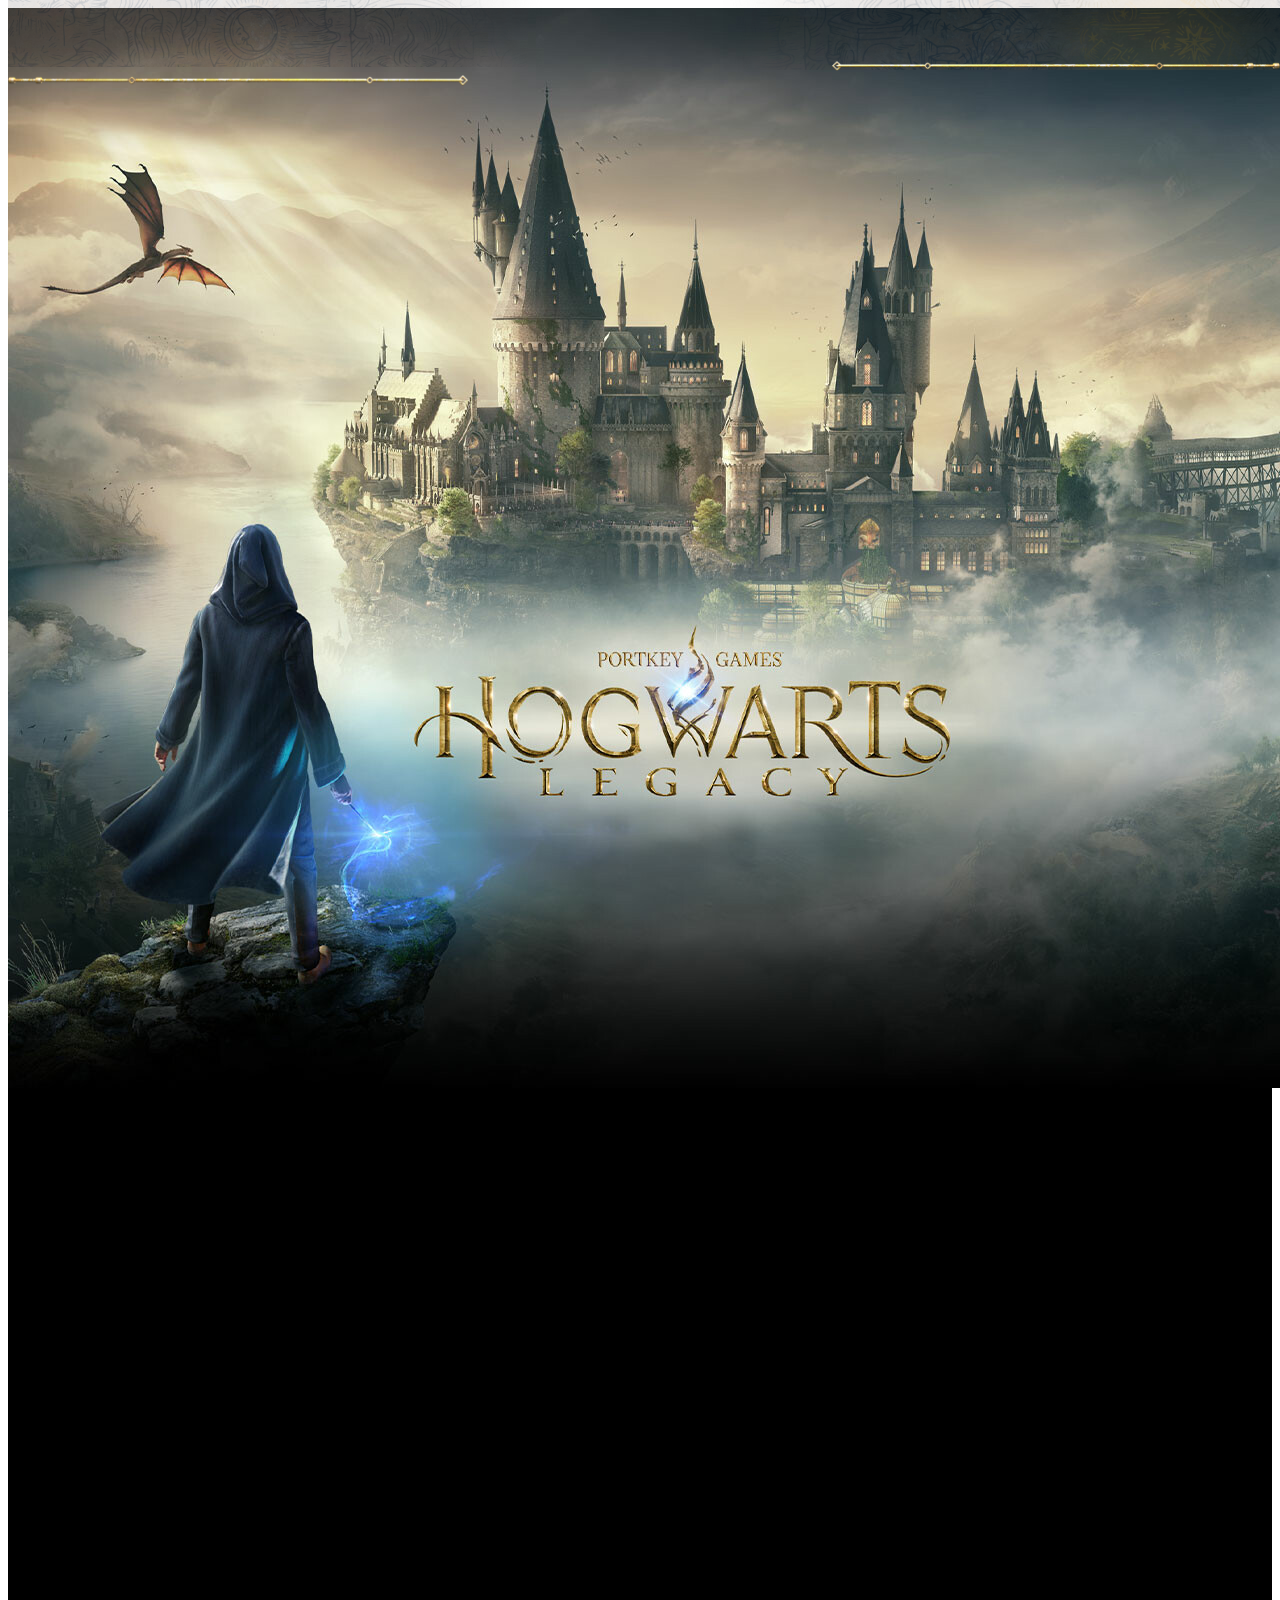
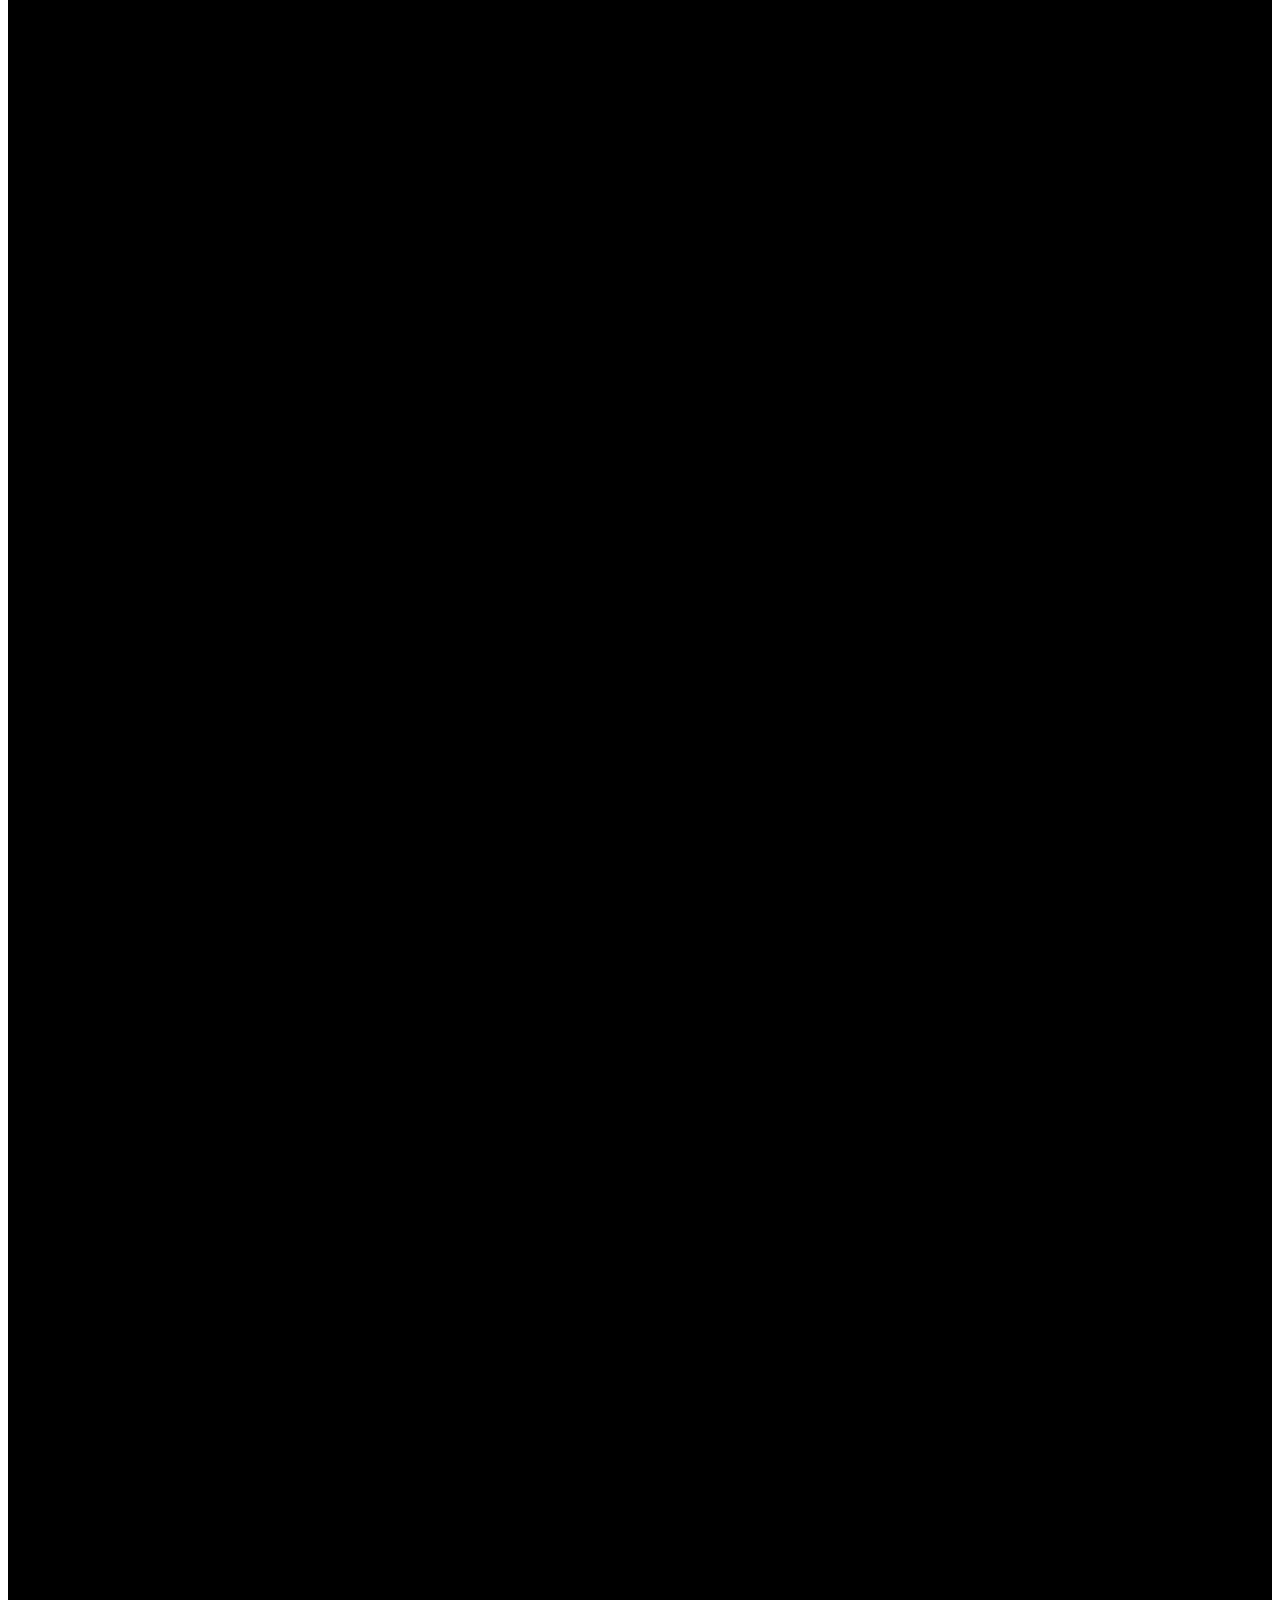
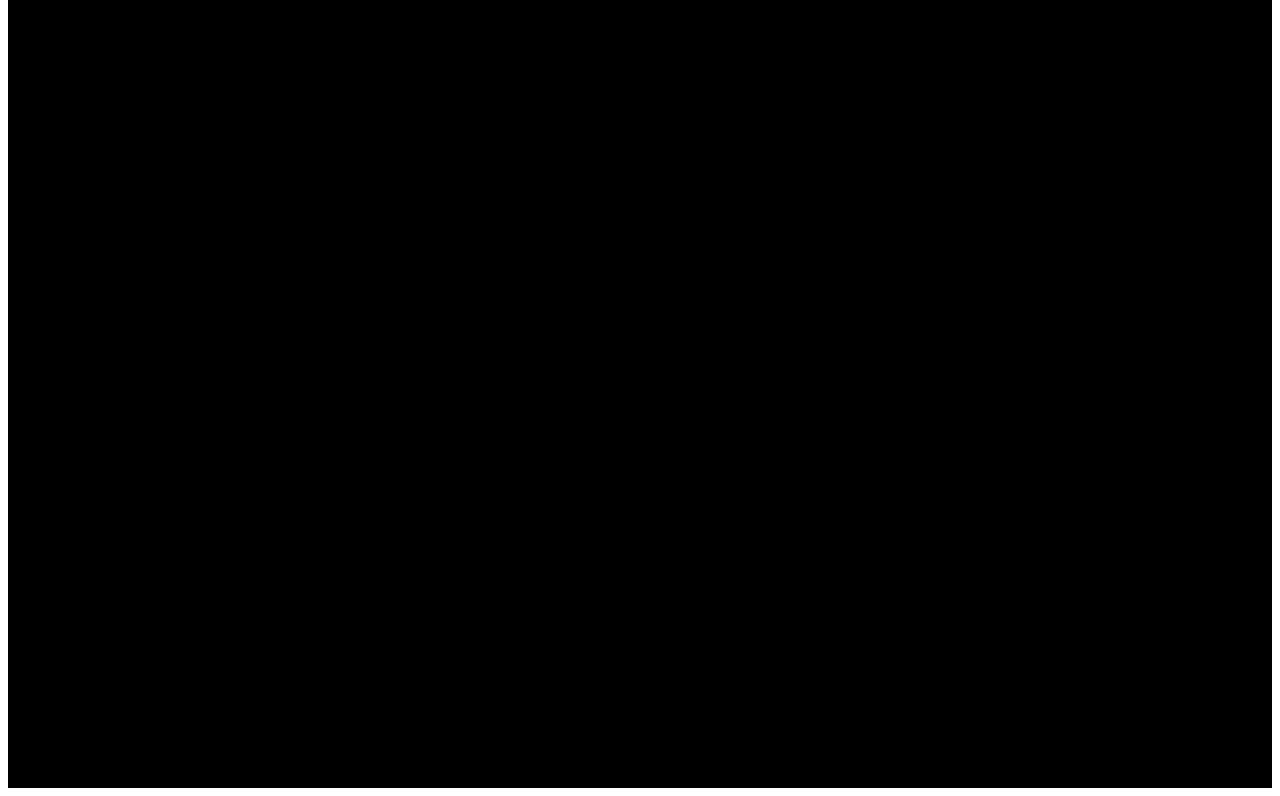
<file: index.html>
<!DOCTYPE html>
<html lang="en">
<head>
    <meta charset="UTF-8">
    <meta name="viewport" content="width=device-width, initial-scale=1.0">
    <title>Hogwarts Legacy Fandom</title>
    <link rel="stylesheet" href="./index.css">
    <link href="https://cdn.jsdelivr.net/npm/bootstrap@5.0.2/dist/css/bootstrap.min.css" rel="stylesheet"
        integrity="sha384-EVSTQN3/azprG1Anm3QDgpJLIm9Nao0Yz1ztcQTwFspd3yD65VohhpuuCOmLASjC" crossorigin="anonymous">
    <script src="https://cdn.jsdelivr.net/npm/bootstrap@5.0.2/dist/js/bootstrap.bundle.min.js"
        integrity="sha384-MrcW6ZMFYlzcLA8Nl+NtUVF0sA7MsXsP1UyJoMp4YLEuNSfAP+JcXn/tWtIaxVXM"
        crossorigin="anonymous"></script>
</head>

<body>
    <div class="mainposterwithnav">
        <img class="mainposter img-fluid" src="./images/hogwarts-legacy.jpg">
        <nav class="navbar navbar-expand-lg navbar-light NAVEDIT">
            <div class="container-fluid NAVEDIT">
                <button class="navbar-toggler" type="button" data-bs-toggle="collapse"
                    data-bs-target="#navbarTogglerDemo01" aria-controls="navbarTogglerDemo01" aria-expanded="false"
                    aria-label="Toggle navigation">
                    <span class="navbar-toggler-icon"></span>
                </button>
                <div class="collapse navbar-collapse" id="navbarTogglerDemo01">
                    <ul class="navbar-nav me-auto d-flex gap-5 mb-2 mb-lg-0">
                        <li class="nav-item">
                            <a class="nav-link active" style="color: #ffffff;" aria-current="page" href="#">Media</a>
                        </li>
                        <li class="nav-item">
                            <a class="nav-link active" style="color: #ffffff;" href="#">FAQ</a>
                        </li>
                        <li class="nav-item">
                            <a class="nav-link active" href="#" tabindex="-1" style="color: #ffffff;">Community</a>
                        </li>
                    </ul>
                    <div class="d-flex">
                        <ul class="navbar-nav d-flex gap-5 mb-2 mb-lg-0">
                            <li class="nav-item">
                                <a class="nav-link active" href="#" style="color: #ffffff;">Stay Connected</a>
                            </li>
                            <li class="nav-item">
                                <a class="nav-link active" aria-current="page" href="#"
                                    style="color: #ffd075; cursor: pointer !important; pointer-events: auto;">
                                    Get Now
                                </a>
                            </li>
                        </ul>
                    </div>
                </div>
            </div>
        </nav>
        </div>
        <div class="bgnavleft">
            <img class="navimgleft" src="./images/nav-bar-bg-left.png">
        </div>
        <div class="barleft">
            <img class="barimgleft" src="./images/bar-left.png">
        </div>
        <div class="bgnavright">
            <img class="navimgright" src="./images/nav-bar-bg-right.png">
        </div>
        <div class="barright">
            <img class="barimgright" src="./images/bar-right.png">
        </div>
    </div>
    <div class="fourhouse">
        <div></div>
        <div></div>
        <div></div>
        <div></div>
    </div>
</body>

</html>
</file>
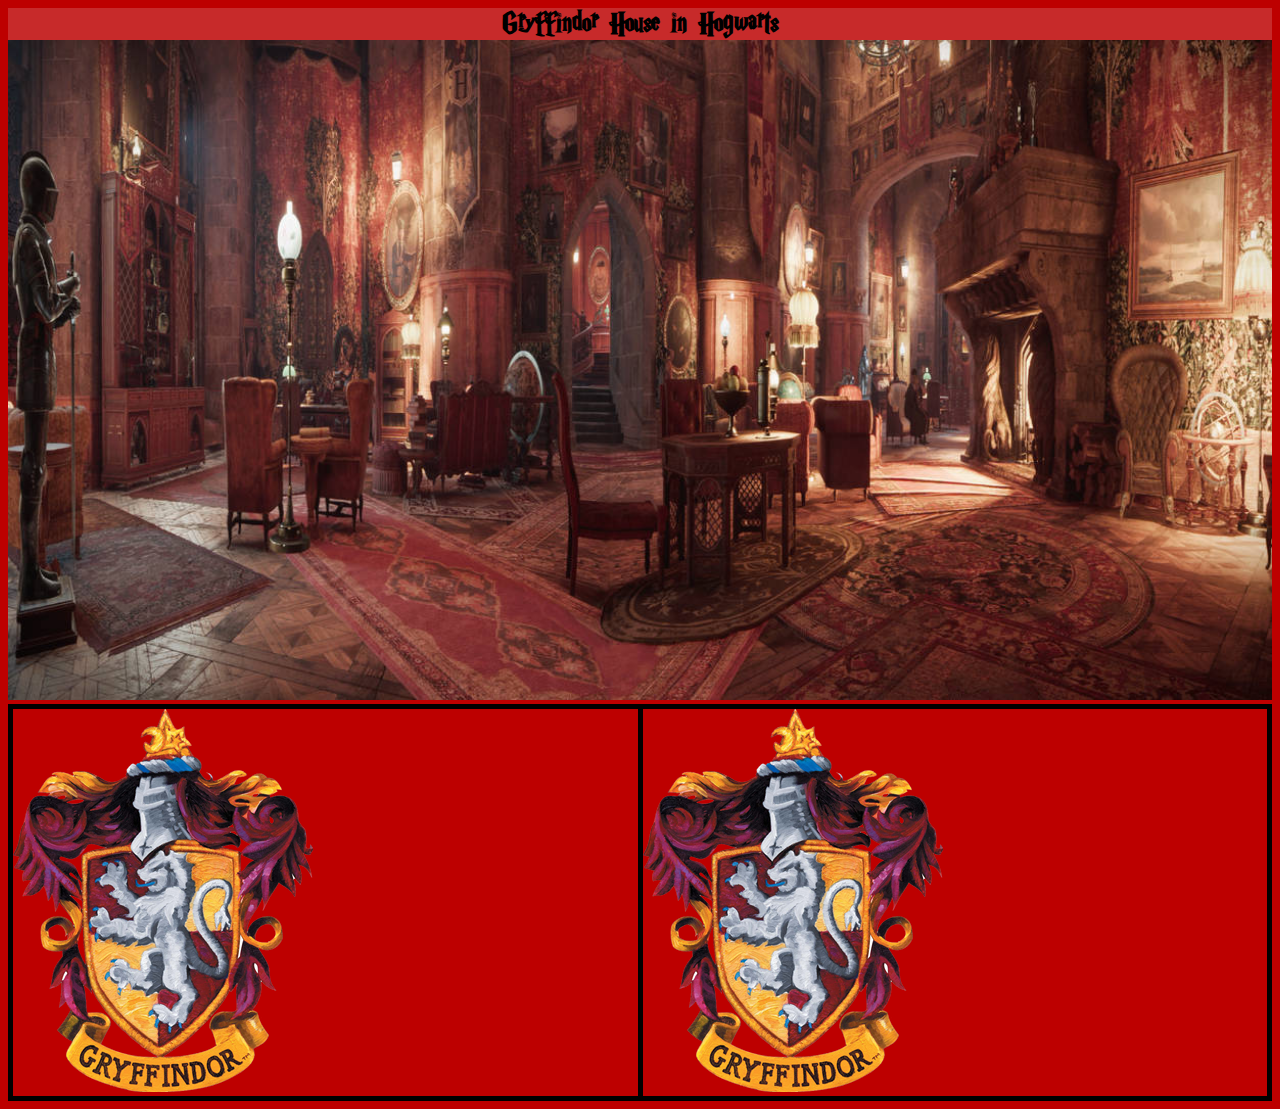
<file: gryffindor.html>
<!DOCTYPE html>
<html lang="en">

<head>
    <meta charset="UTF-8">
    <meta name="viewport" content="width=device-width, initial-scale=1.0">
    <title>Document</title>
    <link rel="stylesheet" href="housemediaquery.css">
    <style>
        body {
            background-color: #bd0000;
        }

        @font-face {
            font-family: Harrypotter;
            src: url(./fonts/HARRYP__.TTF);
        }

        .title {
            text-align: center;
            font-family: Harrypotter;
            background: #ffffff2a;
            margin: 0%;
            padding: 0%;
            width: 100%;
        }
        .gryffindorcr{
            width: 100% ;
        }
        .founder{
            max-width: 100%;
            display: flex;
            flex-direction: row;
            border: 5px solid black;
        }
        .col1,.col2{
            width: 50%;
            align-items: center;
        }

        .col2{
            border-left: 5px solid black;
        }
    </style>
</head>

<body>
    <div><h1 class="title" >Gryffindor House in Hogwarts</h1></div>
    <div><img class="gryffindorcr" src="./images/grffyndor common room.jpg"></div>
    <div class="founder">
        <div class="col1"><img src="./images/gryffindor.png"></div>
        <div class="col2"><img class="images" src="./images/gryffindor.png"></div>
    </div>
</body>

</html>
</file>
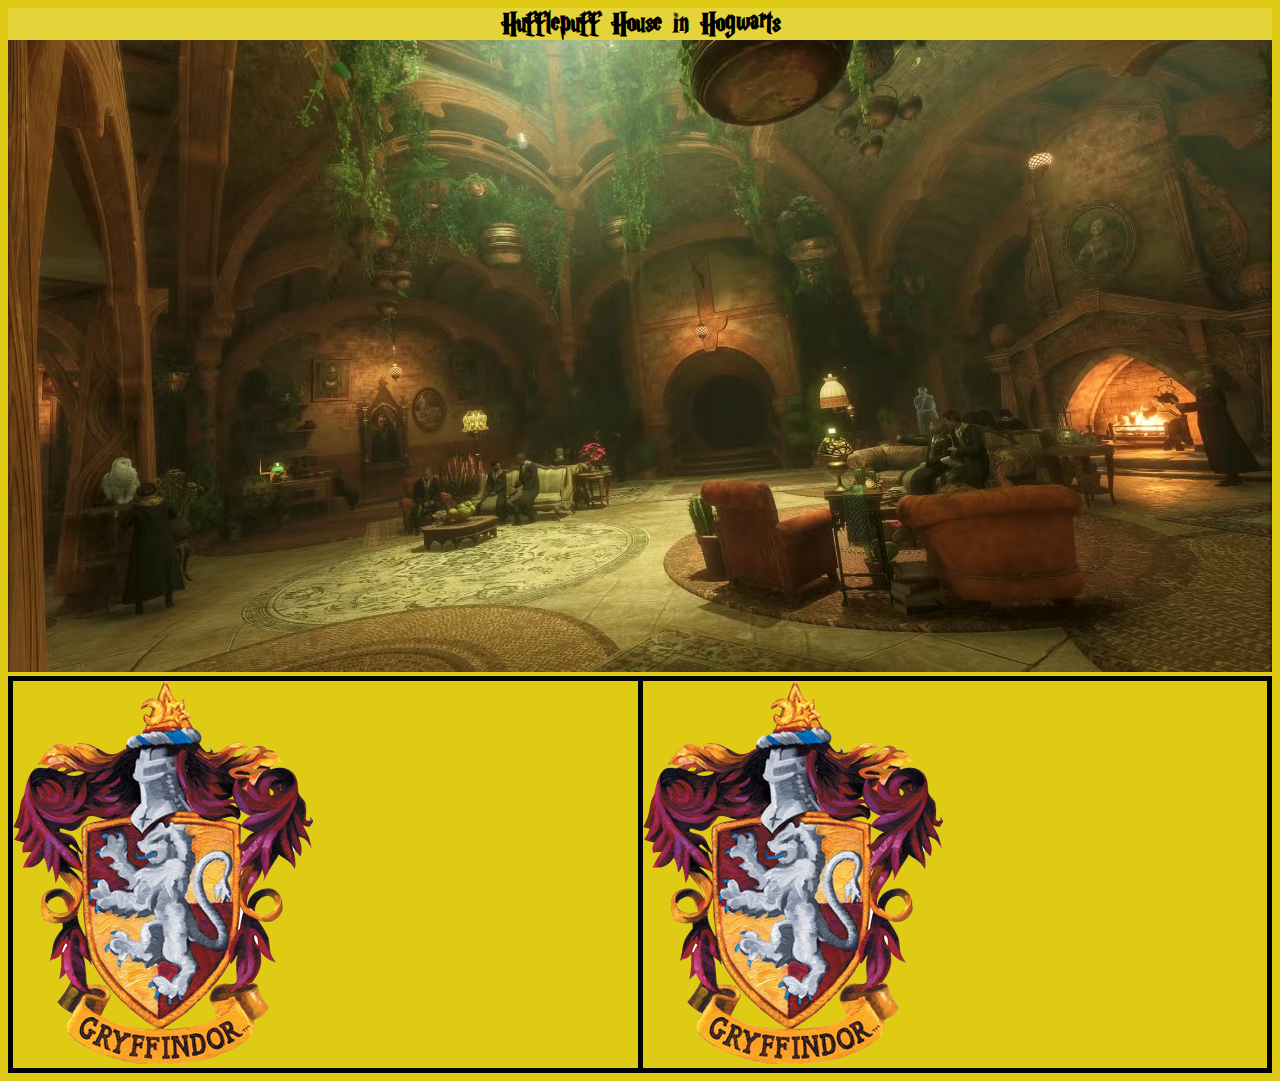
<file: hufflepuff.html>
<!DOCTYPE html>
<html lang="en">

<head>
    <meta charset="UTF-8">
    <meta name="viewport" content="width=device-width, initial-scale=1.0">
    <title>Document</title>
    <link rel="stylesheet" href="housemediaquery.css">
    <style>
        body {
            background-color: #dfcb13;
        }

        @font-face {
            font-family: Harrypotter;
            src: url(./fonts/HARRYP__.TTF);
        }

        .title {
            text-align: center;
            font-family: Harrypotter;
            background: #ffffff2a;
            margin: 0%;
            padding: 0%;
            width: 100%;
        }
        .ravenclawcr{
            width: 100% ;
        }
        .founder{
            max-width: 100%;
            display: flex;
            flex-direction: row;
            border: 5px solid black;
        }
        .col1,.col2{
            width: 50%;
            align-items: center;
        }

        .col2{
            border-left: 5px solid black;
        }
    </style>
</head>

<body>
    <div><h1 class="title" >Hufflepuff House in Hogwarts</h1></div>
    <div><img class="ravenclawcr" src="./images/hufflepuffcommonroom.jpeg"></div>
    <div class="founder">
        <div class="col1"><img src="./images/gryffindor.png"></div>
        <div class="col2"><img class="images" src="./images/gryffindor.png"></div>
    </div>
</body>

</html>
</file>
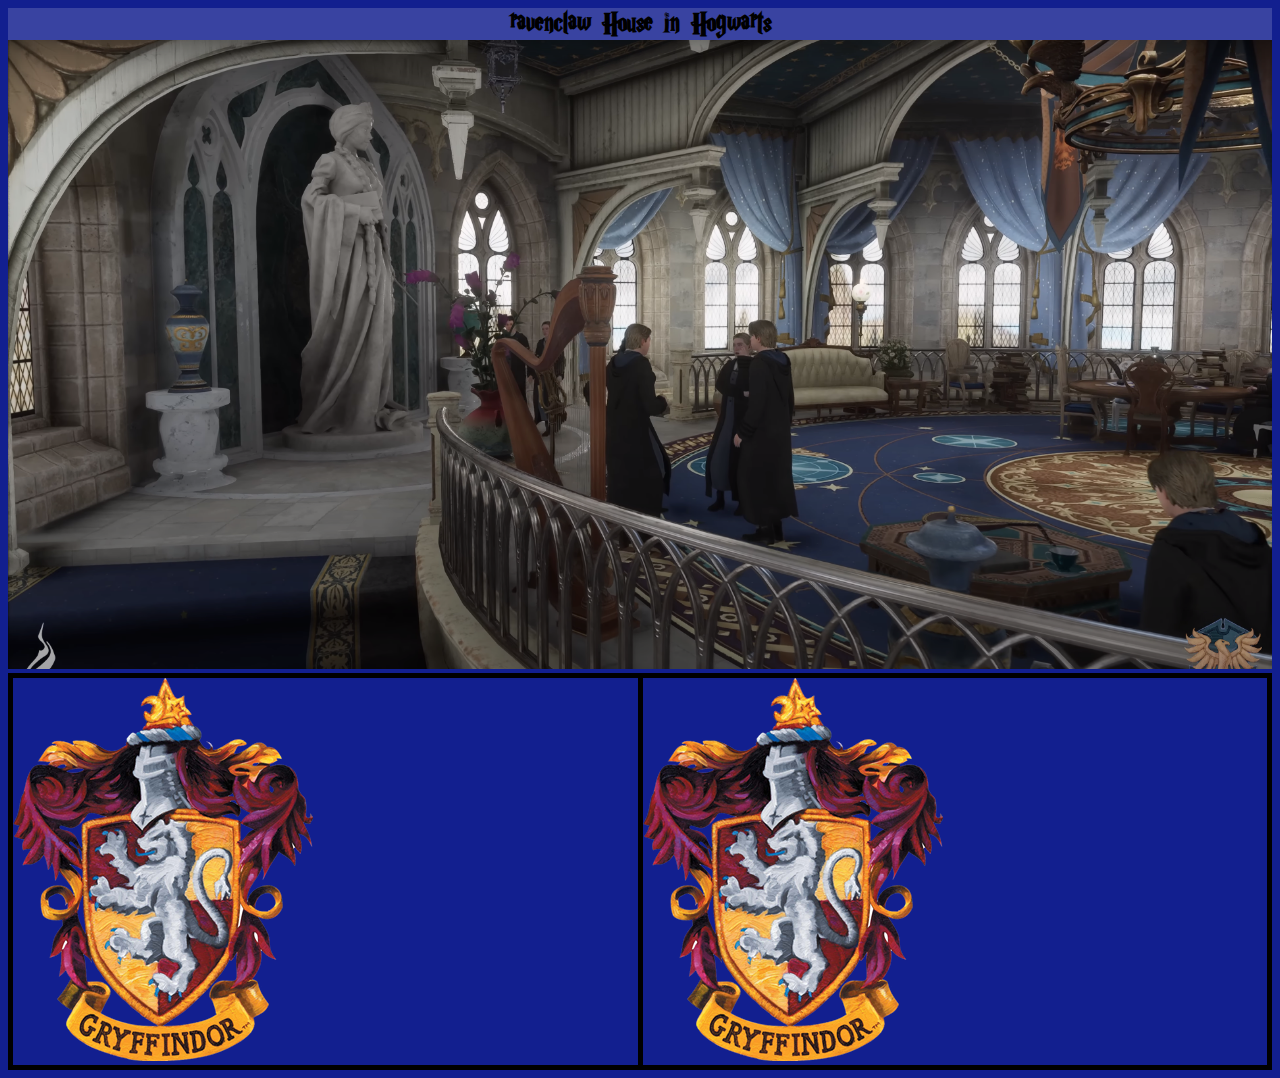
<file: ravenclaw.html>
<!DOCTYPE html>
<html lang="en">

<head>
    <meta charset="UTF-8">
    <meta name="viewport" content="width=device-width, initial-scale=1.0">
    <title>Document</title>
    <link rel="stylesheet" href="housemediaquery.css">
    <style>
        body {
            background-color: #121f8f;
        }

        @font-face {
            font-family: Harrypotter;
            src: url(./fonts/HARRYP__.TTF);
        }

        .title {
            text-align: center;
            font-family: Harrypotter;
            background: #ffffff2a;
            margin: 0%;
            padding: 0%;
            width: 100%;
        }
        .ravenclawcr{
            width: 100% ;
        }
        .founder{
            max-width: 100%;
            display: flex;
            flex-direction: row;
            border: 5px solid black;
        }
        .col1,.col2{
            width: 50%;
            align-items: center;
        }

        .col2{
            border-left: 5px solid black;
        }
    </style>
</head>

<body>
    <div><h1 class="title" >ravenclaw House in Hogwarts</h1></div>
    <div><img class="ravenclawcr" src="./images/Ravenclawcommon room.jpeg"></div>
    <div class="founder">
        <div class="col1"><img src="./images/gryffindor.png"></div>
        <div class="col2"><img class="images" src="./images/gryffindor.png"></div>
    </div>
</body>

</html>
</file>
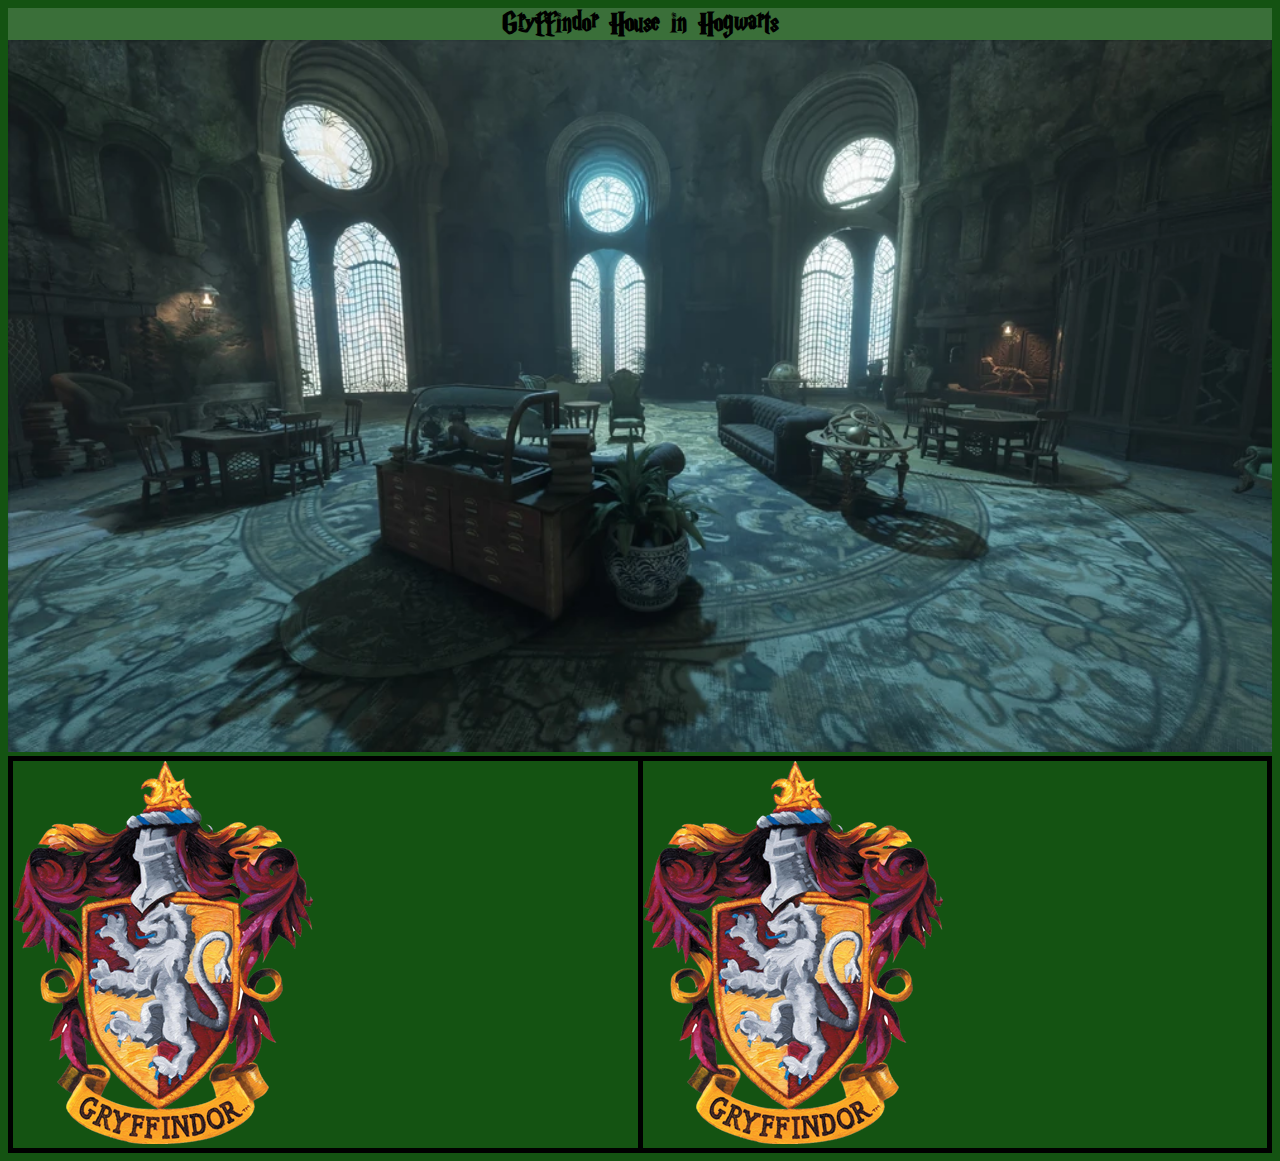
<file: slytherin.html>
<!DOCTYPE html>
<html lang="en">

<head>
    <meta charset="UTF-8">
    <meta name="viewport" content="width=device-width, initial-scale=1.0">
    <title>Document</title>
    <link rel="stylesheet" href="housemediaquery.css">
    <style>
        body {
            background-color: #145312;
        }

        @font-face {
            font-family: Harrypotter;
            src: url(./fonts/HARRYP__.TTF);
        }

        .title {
            text-align: center;
            font-family: Harrypotter;
            background: #ffffff2a;
            margin: 0%;
            padding: 0%;
            width: 100%;
        }
        .slytherincr{
            width: 100% ;
        }
        .founder{
            max-width: 100%;
            display: flex;
            flex-direction: row;
            border: 5px solid black;
        }
        .col1,.col2{
            width: 50%;
            align-items: center;
        }

        .col2{
            border-left: 5px solid black;
        }
    </style>
</head>

<body>
    <div><h1 class="title" >Gryffindor House in Hogwarts</h1></div>
    <div><img class="slytherincr" src="./images/slytherin common room.jpeg"></div>
    <div class="founder">
        <div class="col1"><img src="./images/gryffindor.png"></div>
        <div class="col2"><img class="images" src="./images/gryffindor.png"></div>
    </div>
</body>
</html>
</file>
<file: index.css>
.mainposterwithnav{
    display: grid;
    grid-template-columns: auto;
    width: 100%;
    object-fit: cover;
    z-index: 0; 
}
.navbar-toggler {
    z-index: 10; 
}
.NAVEDIT{
    position: absolute;
    top: -420px;
    z-index: 5;
    width: 100%;
}
nav{
    background-color: #00000000;
}

.bgnavleft{
    position: absolute;
    top: 0%;
    height: 10px;
    opacity: 0.2;
}

.navimgleft{
    height: 67px;
    width: 100%;
}

.bgnavright{
    position: absolute;
    top: 0%;
    right: 0%;
    height: 10px;
    opacity: 0.2;
}

.navimgright{
    height: 70px;
    width: 100%;
}

.barleft{
    position: absolute;
    top: 8%;
}

.barimgleft{
    width: 46%;
}

.barright{
    position: absolute;
    top: 57px;
    left: 65%;
}

.barimgright{
    width: 100%;
}

.fourhouse {
    display: grid;
    grid-template-columns: auto auto auto auto;
    background-color: black;
    height: 2900px;
}
</file>
<file: housemediaquery.css>
@media screen and (max-width: 1200px) and (min-width:800px) {
    .founder{
        max-width: 100%;
        display: flex;
        flex-direction: column;
        border: 5px solid black;
    }
    .col1,.col2{
        width: 50%;
        align-items: center;
    }

    .col2{
        border-left: 5px solid black;
    }
}

@media screen and (max-width: 800px) and (min-width:500px) {
    .founder {
        flex-direction: column !important; /* Force it */
        display: block;
    }

    .col1,
    .col2 {
        width: 100% !important;
    }

    .col2 {
        border-left: none !important; /* Force it */
        border-top: 5px solid black;
    }
    .images{
        width: 118px;
        height: 49px;
    }
}

@media screen and (max-width: 500px) {
    .founder {
        flex-direction: column !important; /* Force it */
        display: block;
    }

    .col1,
    .col2 {
        width: 100% !important;
    }

    .col2 {
        border-left: none !important; /* Force it */
        border-top: 5px solid black;
    }
    .images{
        width: 118px;
        height: 49px;
    }
    
}
</file>
